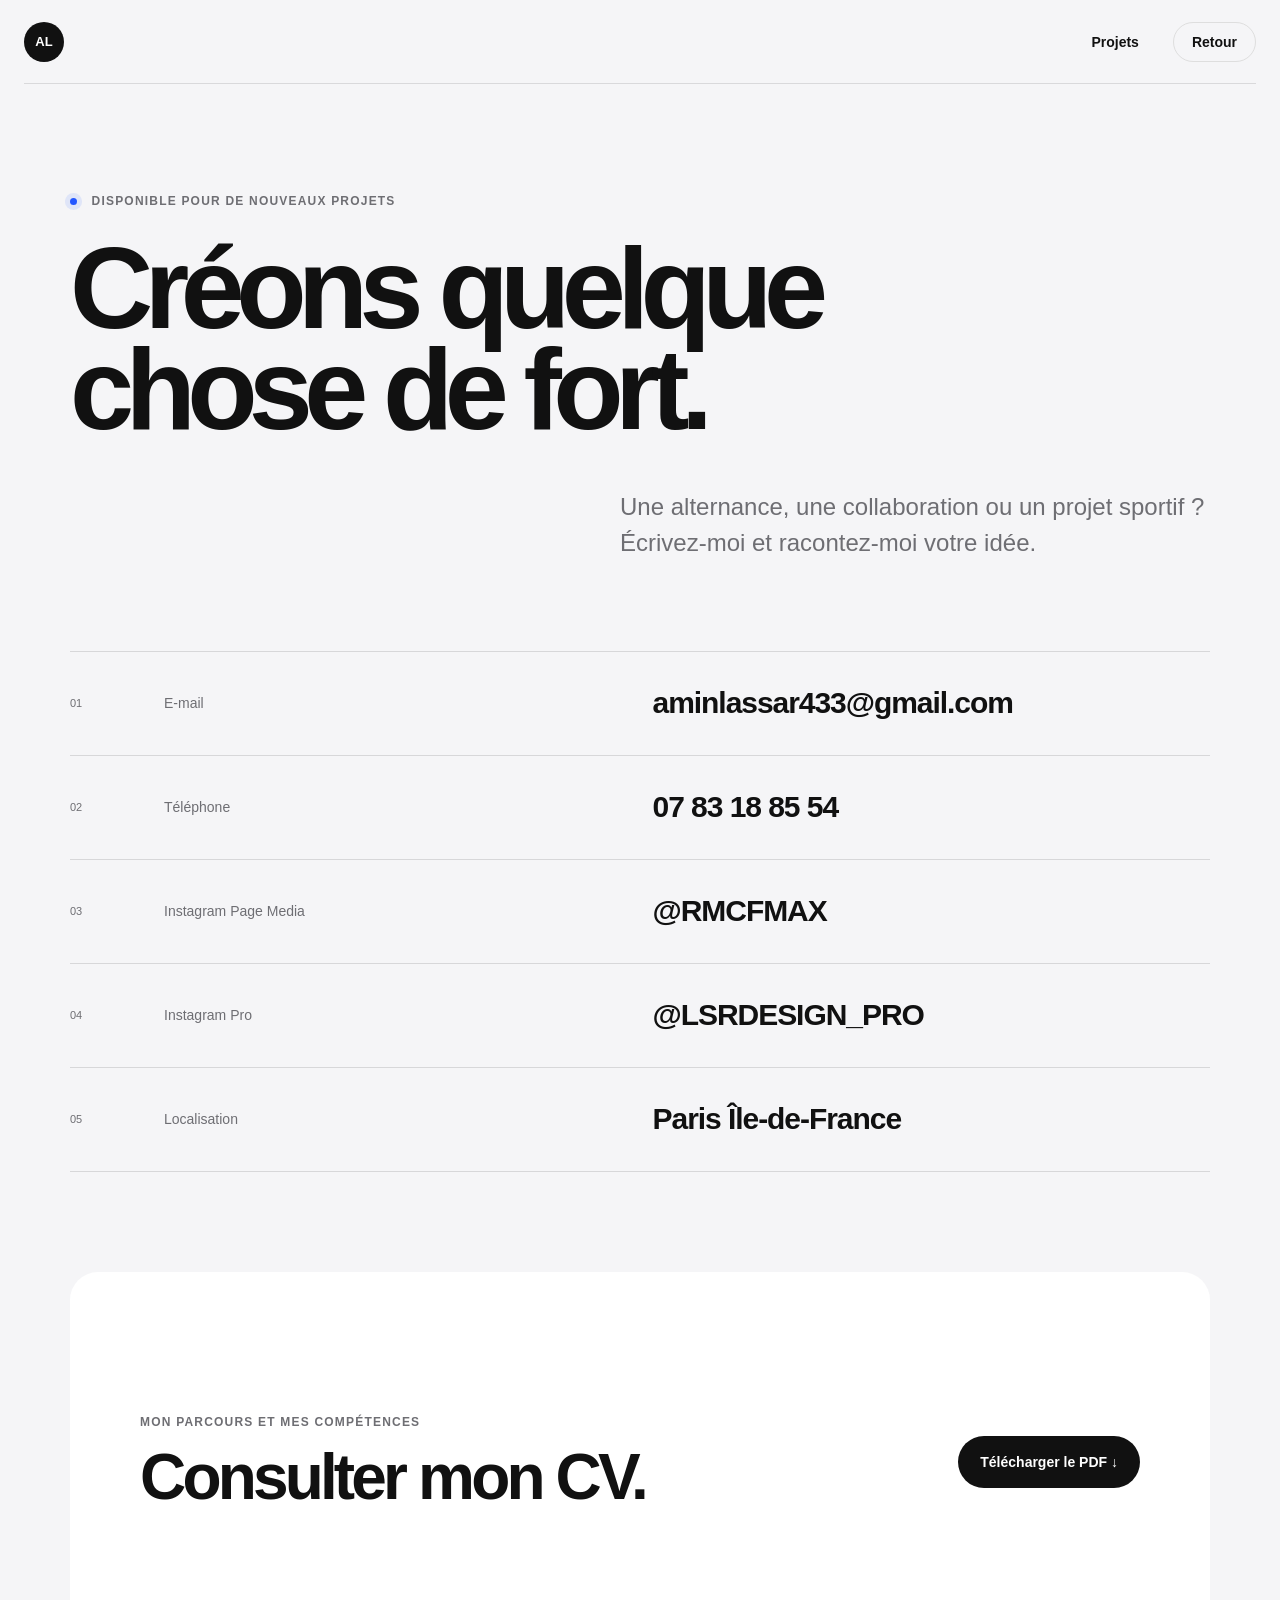
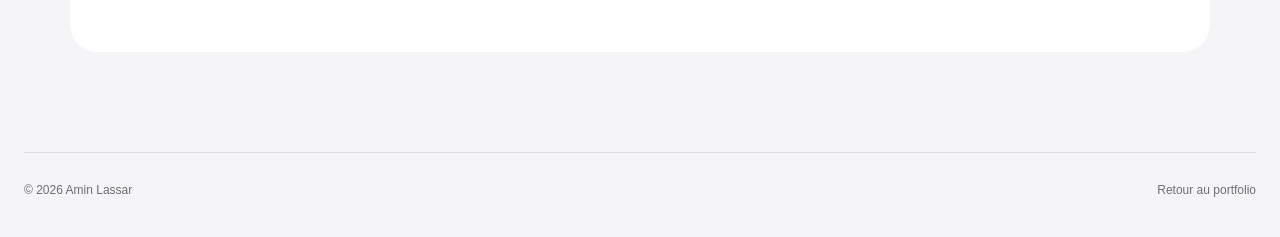
<file: contact.html>
<!doctype html>
<html lang="fr">

<head>
  <meta charset="UTF-8">
  <meta name="viewport" content="width=device-width, initial-scale=1.0">
  <meta name="description" content="Contacter Amin Lassar pour une alternance ou un projet de design sportif.">
  <title>Contact — Amin Lassar</title>
  <link rel="stylesheet" href="style.css">
</head>

<body class="contact-page">
  <header class="header">
    <a class="logo" href="index.html" aria-label="Accueil">AL</a>
    <nav>
      <a href="index.html#projets">Projets</a>
      <a class="nav-button" href="index.html">Retour</a>
    </nav>
  </header>

  <main>
    <section class="contact-hero">
      <p class="label"><span></span> Disponible pour de nouveaux projets</p>
      <h1>Créons quelque<br>chose de fort.</h1>
      <p>Une alternance, une collaboration ou un projet sportif ? Écrivez-moi et racontez-moi votre idée.</p>
    </section>

    <section class="details">
      <article><span>01</span>
        <p>E-mail</p><strong><a href="mailto:aminlassar433@gmail.com">aminlassar433@gmail.com</a></strong>
      </article>
      <article><span>02</span>
        <p>Téléphone</p><strong>07 83 18 85 54</strong>
      </article>
      <article><span>03</span>
        <p>Instagram Page Media</p><strong><a class="instagram-link" href="https://www.instagram.com/rmcf_max/" target="_blank"
            rel="noopener noreferrer">
            @RMCFMAX
          </a></strong>
      </article>
      <article><span>04</span>
        <p>Instagram Pro</p><strong><a class="instagram-link" href="https://www.instagram.com/lsrdesign_pro/" target="_blank"
            rel="noopener noreferrer">
            @LSRDESIGN_PRO
          </a></strong>
      </article>
      <article><span>05</span>
        <p>Localisation</p><strong>Paris Île-de-France </strong>
      </article>
    </section>

    <section class="cv-card">
      <div>
        <p>Mon parcours et mes compétences</p>
        <h2>Consulter mon CV.</h2>
      </div>
      <a class="button dark" href="assets/CV_LASSAR_AMIN.pdf" download>Télécharger le PDF ↓</a>
    </section>
  </main>

  <footer>
    <span>© 2026 Amin Lassar</span>
    <a href="index.html">Retour au portfolio</a>
  </footer>
</body>

</html>
</file>
<file: style.css>
:root {
  --black: #111111;
  --grey: #6e6e73;
  --line: #dedede;
  --paper: #f5f5f7;
  --white: #ffffff;
  --blue: #2457ff;
}

* {
  box-sizing: border-box;
}

html {
  scroll-behavior: smooth;
}

body {
  margin: 0;
  background: var(--white);
  color: var(--black);
  font-family: -apple-system, BlinkMacSystemFont, "Segoe UI", Arial, sans-serif;
  -webkit-font-smoothing: antialiased;
}

a {
  color: inherit;
  text-decoration: none;
}

.header {
  width: min(1320px, calc(100% - 48px));
  height: 84px;
  margin: auto;
  display: flex;
  align-items: center;
  justify-content: space-between;
  border-bottom: 1px solid rgba(17, 17, 17, .12);
}

.logo {
  width: 40px;
  height: 40px;
  border-radius: 50%;
  display: grid;
  place-items: center;
  background: var(--black);
  color: white;
  font-size: 13px;
  font-weight: 800;
}

nav {
  display: flex;
  align-items: center;
  gap: 34px;
  font-size: 14px;
  font-weight: 600;
}

nav a {
  transition: opacity .2s;
}

nav a:hover {
  opacity: .55;
}

.nav-button {
  padding: 11px 18px;
  border: 1px solid var(--line);
  border-radius: 999px;
}

.hero {
  width: min(1320px, calc(100% - 48px));
  min-height: 720px;
  margin: auto;
  padding: 90px 5vw 80px;
  display: grid;
  grid-template-columns: 1.05fr .95fr;
  align-items: center;
  gap: 7vw;
}

.label {
  margin: 0 0 30px;
  color: var(--grey);
  font-size: 12px;
  font-weight: 700;
  letter-spacing: .1em;
  text-transform: uppercase;
}

.label span {
  display: inline-block;
  width: 7px;
  height: 7px;
  margin-right: 10px;
  border-radius: 50%;
  background: var(--blue);
  box-shadow: 0 0 0 5px rgba(36, 87, 255, .1);
}

.hero h1 {
  margin: 0;
  font-size: clamp(74px, 8.3vw, 132px);
  line-height: .82;
  letter-spacing: -.075em;
  font-weight: 700;
}

.intro {
  max-width: 570px;
  margin: 40px 0 0;
  color: var(--grey);
  font-size: clamp(18px, 1.6vw, 24px);
  line-height: 1.45;
  letter-spacing: -.02em;
}

.actions {
  display: flex;
  flex-wrap: wrap;
  gap: 12px;
  margin-top: 38px;
}

.button {
  min-height: 52px;
  padding: 0 22px;
  border-radius: 999px;
  display: inline-flex;
  align-items: center;
  justify-content: center;
  font-size: 14px;
  font-weight: 700;
  transition: transform .2s, background .2s;
}

.button:hover {
  transform: translateY(-2px);
}

.dark {
  background: var(--black);
  color: white;
}

.dark:hover {
  background: #303030;
}

.light {
  background: var(--paper);
}

.hero-art {
  min-height: 540px;
  position: relative;
  display: grid;
  place-items: center;
}

.hero-art::before {
  content: "";
  width: 520px;
  height: 520px;
  position: absolute;
  border: 1px solid #e7e7e7;
  border-radius: 50%;
}

.floating-card {
  width: min(330px, 70%);
  aspect-ratio: 3/4;
  position: absolute;
  padding: 30px;
  border-radius: 10px;
  display: flex;
  flex-direction: column;
  box-shadow: 0 42px 80px rgba(0, 0, 0, .16);
  overflow: hidden;
}

.floating-card span {
  font-size: 10px;
  letter-spacing: .22em;
}

.floating-card strong {
  margin-top: auto;
  font-size: 58px;
  line-height: .75;
  letter-spacing: -.075em;
}

.floating-card small {
  margin-top: 24px;
  font-size: 9px;
  letter-spacing: .12em;
}

.card-back {
  background: #ececec;
  transform: translate(-22%, -5%) rotate(-9deg);
}

.card-front {
  background: var(--blue);
  color: white;
  transform: translate(19%, 5%) rotate(6deg);
}

.card-front::after {
  content: "";
  width: 250px;
  height: 250px;
  position: absolute;
  right: -110px;
  top: 80px;
  border: 45px solid rgba(255, 255, 255, .13);
  border-radius: 50%;
}

.projects {
  padding: 120px max(24px, calc((100% - 1320px) / 2));
  background: var(--paper);
}

.section-title {
  margin-bottom: 64px;
  display: grid;
  grid-template-columns: 1fr 1fr;
  align-items: end;
  gap: 40px;
}

.section-title .label {
  margin-bottom: 22px;
}

.section-title h2 {
  margin: 0;
  font-size: clamp(48px, 6vw, 84px);
  line-height: .95;
  letter-spacing: -.06em;
}

.section-title>p {
  max-width: 430px;
  margin: 0;
  justify-self: end;
  color: var(--grey);
  font-size: 17px;
  line-height: 1.6;
}

.grid {
  display: grid;
  grid-template-columns: repeat(2, 1fr);
  gap: 56px 24px;
}

.project {
  display: block;
}

.project-image-wrap {
  aspect-ratio: 3/4;
  overflow: hidden;
  border-radius: 22px;
  background: #e1e1e3;
}

.project-image {
  width: 100%;
  height: 100%;
  display: block;
  object-fit: cover;
  transition: transform .35s;
}

.project:hover .project-image {
  transform: scale(1.025);
}

.poster {
  aspect-ratio: 4/3;
  padding: clamp(27px, 4vw, 54px);
  position: relative;
  overflow: hidden;
  display: flex;
  flex-direction: column;
}

.poster small {
  position: relative;
  z-index: 2;
  font-size: 9px;
  letter-spacing: .2em;
}

.poster strong {
  position: relative;
  z-index: 2;
  margin-top: auto;
  font-size: clamp(45px, 7vw, 94px);
  line-height: .75;
  letter-spacing: -.075em;
}

.poster>span {
  position: relative;
  z-index: 2;
  margin-top: 28px;
  font-size: 9px;
  font-weight: 700;
  letter-spacing: .14em;
}

.poster-one {
  background: linear-gradient(105deg, #e9e9e9 0 46%, var(--blue) 46% 100%);
}

.poster-one strong {
  mix-blend-mode: difference;
  color: white;
}

.poster-one::after {
  content: "";
  width: 170px;
  height: 170px;
  position: absolute;
  right: 7%;
  top: 10%;
  border: 38px solid rgba(255, 255, 255, .16);
  border-radius: 50%;
}

.poster-two {
  background: #111;
  color: white;
}

.poster-two::after {
  content: "RM";
  position: absolute;
  right: -25px;
  top: -40px;
  color: #242424;
  font-size: 240px;
  font-weight: 900;
  letter-spacing: -.15em;
}

.poster-two>span {
  color: #999;
}

.poster-three {
  background: var(--blue);
  color: white;
}

.poster-three::after {
  content: "";
  width: 55%;
  aspect-ratio: 1;
  position: absolute;
  right: -8%;
  top: -24%;
  border: 1px solid rgba(255, 255, 255, .35);
  border-radius: 50%;
  box-shadow: 0 0 0 28px rgba(255, 255, 255, .04), 0 0 0 56px rgba(255, 255, 255, .035);
}

.poster-four {
  background: #e9e4dd;
}

.poster-four::after {
  content: "XI";
  position: absolute;
  right: 7%;
  bottom: -18%;
  color: rgba(36, 87, 255, .14);
  font-size: 280px;
  font-weight: 900;
  letter-spacing: -.17em;
}

.poster-five {
  background: linear-gradient(90deg, #201d1f 0 54%, #393439 54% 100%);
  color: white;
}

.poster-five::after {
  content: "“";
  position: absolute;
  right: 5%;
  top: -22%;
  color: var(--blue);
  font: 320px/1 Georgia, serif;
}

.poster-six {
  background: linear-gradient(90deg, #efefef 0 34%, var(--blue) 34% 67%, #efefef 67% 100%);
}

.poster-six strong {
  color: white;
  mix-blend-mode: difference;
}

.meta {
  padding: 20px 4px 0;
  display: flex;
  justify-content: space-between;
  align-items: flex-start;
}

.meta h3 {
  margin: 0 0 6px;
  font-size: 20px;
  letter-spacing: -.025em;
}

.meta p,
.meta>span {
  margin: 0;
  color: var(--grey);
  font-size: 13px;
}

.cta {
  width: min(1320px, calc(100% - 48px));
  min-height: 420px;
  margin: auto;
  padding: 80px 5vw;
  display: flex;
  flex-direction: column;
  justify-content: center;
}

.cta p {
  margin: 0 0 24px;
  color: var(--grey);
}

.cta a {
  font-size: clamp(46px, 6vw, 84px);
  line-height: 1;
  letter-spacing: -.06em;
  font-weight: 700;
}

footer {
  width: min(1320px, calc(100% - 48px));
  margin: auto;
  padding: 30px 0 40px;
  border-top: 1px solid var(--line);
  display: flex;
  justify-content: space-between;
  color: var(--grey);
  font-size: 12px;
}

/* Agrandissement au clic uniquement avec HTML/CSS */
.lightbox {
  position: fixed;
  inset: 0;
  z-index: 20;
  padding: 24px;
  display: grid;
  place-items: center;
  visibility: hidden;
  opacity: 0;
  pointer-events: none;
  transition: opacity .2s;
}

.lightbox:target {
  visibility: visible;
  opacity: 1;
  pointer-events: auto;
}

.backdrop {
  position: absolute;
  inset: 0;
  background: rgba(8, 8, 8, .88);
  backdrop-filter: blur(14px);
}

.lightbox-box {
  width: min(1050px, 94vw);
  max-height: 92vh;
  position: relative;
  z-index: 2;
  display: grid;
  grid-template-columns: 1fr 250px;
  overflow: hidden;
  border-radius: 24px;
  background: white;
  box-shadow: 0 30px 100px rgba(0, 0, 0, .5);
}

.lightbox-project-image {
  width: 100%;
  height: auto;
  aspect-ratio: 3 / 4;
  display: block;
  object-fit: contain;
}

.caption {
  padding: 34px;
  display: flex;
  flex-direction: column;
}

.caption p {
  margin: 0 0 10px;
  color: var(--grey);
  font-size: 11px;
  letter-spacing: .12em;
  text-transform: uppercase;
}

.caption h3 {
  margin: 0;
  font-size: 30px;
  letter-spacing: -.04em;
}

.caption>span {
  margin-top: auto;
  color: var(--grey);
  font-size: 13px;
}

.close {
  width: 40px;
  height: 40px;
  position: absolute;
  z-index: 5;
  right: 18px;
  top: 18px;
  display: grid;
  place-items: center;
  border-radius: 50%;
  background: #f2f2f2;
  font-size: 25px;
  line-height: 1;
}

/* Page contact */
.contact-page {
  background: var(--paper);
}

.contact-hero {
  width: min(1140px, calc(100% - 48px));
  margin: auto;
  padding: 110px 0 90px;
}

.contact-hero h1 {
  margin: 0;
  font-size: clamp(64px, 9vw, 132px);
  line-height: .88;
  letter-spacing: -.075em;
}

.contact-hero>p:last-child {
  max-width: 590px;
  margin: 48px 0 0 auto;
  color: var(--grey);
  font-size: clamp(18px, 2vw, 24px);
  line-height: 1.5;
}

.details {
  width: min(1140px, calc(100% - 48px));
  margin: auto;
  border-top: 1px solid #d7d7d9;
}

.details article {
  min-height: 104px;
  display: grid;
  grid-template-columns: 70px 1fr 1.2fr;
  align-items: center;
  gap: 24px;
  border-bottom: 1px solid #d7d7d9;
}

.details span {
  color: var(--grey);
  font-size: 11px;
}

.details p {
  margin: 0;
  color: var(--grey);
  font-size: 14px;
}

.details strong {
  font-size: clamp(18px, 2.4vw, 30px);
  letter-spacing: -.035em;
}

.cv-card {
  width: min(1140px, calc(100% - 48px));
  min-height: 380px;
  margin: 100px auto;
  padding: 70px;
  border-radius: 28px;
  background: white;
  display: flex;
  align-items: center;
  justify-content: space-between;
  gap: 40px;
}

.cv-card p {
  margin: 0 0 18px;
  color: var(--grey);
  font-size: 12px;
  font-weight: 700;
  letter-spacing: .1em;
  text-transform: uppercase;
}

.cv-card h2 {
  margin: 0;
  font-size: clamp(42px, 5vw, 72px);
  line-height: .95;
  letter-spacing: -.06em;
}

@media (max-width: 900px) {
  .hero {
    min-height: auto;
    padding: 72px 0 90px;
    grid-template-columns: 1fr;
  }

  .hero-art {
    min-height: 510px;
  }

  .section-title {
    grid-template-columns: 1fr;
  }

  .section-title>p {
    justify-self: start;
  }

  .lightbox-box {
    grid-template-columns: 1fr;
    overflow-y: auto;
  }

 

  .caption {
    min-height: 145px;
  }

  .cv-card {
    padding: 48px;
    flex-direction: column;
    align-items: flex-start;
  }
}

@media (max-width: 640px) {
  .header {
    width: calc(100% - 32px);
    height: 70px;
  }

  nav {
    gap: 17px;
    font-size: 13px;
  }

  .hero {
    width: calc(100% - 32px);
    padding-top: 54px;
  }

  .hero h1 {
    font-size: clamp(70px, 24vw, 100px);
  }

  .intro {
    margin-top: 30px;
    font-size: 18px;
  }

  .actions {
    flex-direction: column;
  }

  .button {
    width: 100%;
  }

  .hero-art {
    min-height: 400px;
  }

  .hero-art::before {
    width: 355px;
    height: 355px;
  }

  .floating-card {
    width: 218px;
    padding: 22px;
  }

  .floating-card strong {
    font-size: 40px;
  }

  .projects {
    padding-top: 82px;
    padding-bottom: 82px;
  }

  .section-title {
    margin-bottom: 42px;
  }

  .section-title h2 {
    font-size: 52px;
  }

  .section-title>p {
    font-size: 15px;
  }

  .grid {
    grid-template-columns: 1fr;
    gap: 42px;
  }

  .project-image-wrap {
    border-radius: 17px;
  }

  .poster {
    padding: 27px;
  }

  .poster strong {
    font-size: 52px;
  }

  .cta {
    width: calc(100% - 32px);
    min-height: 330px;
    padding-left: 0;
    padding-right: 0;
  }

  .cta a {
    font-size: 47px;
  }

  footer {
    width: calc(100% - 32px);
    gap: 20px;
  }

  .lightbox {
    padding: 12px;
  }

  .lightbox-box {
    width: 100%;
    border-radius: 18px;
  }

  .caption {
    min-height: 130px;
    padding: 22px;
  }

  .contact-hero {
    width: calc(100% - 32px);
    padding: 72px 0 64px;
  }

  .contact-hero h1 {
    font-size: clamp(58px, 18vw, 78px);
  }

  .contact-hero>p:last-child {
    margin-top: 34px;
    font-size: 18px;
  }

  .details {
    width: calc(100% - 32px);
  }

  .details article {
    min-height: 110px;
    grid-template-columns: 38px 1fr;
    gap: 5px 14px;
    align-content: center;
  }

  .details strong {
    grid-column: 2;
    font-size: 21px;
  }

  .cv-card {
    width: calc(100% - 32px);
    min-height: 330px;
    margin: 64px auto;
    padding: 34px 24px;
    border-radius: 22px;
  }

  .cv-card .button {
    width: auto;
  }
}

@media (prefers-reduced-motion: reduce) {
  html {
    scroll-behavior: auto;
  }

  * {
    transition: none !important;
  }
}

@media (min-width: 901px) {
  .lightbox-box {
    width: fit-content;
    max-width: 94vw;
    grid-template-columns: auto 250px;
  }

  .lightbox-project-image {
    width: auto;
    height: min(76vh, 760px);
    max-width: calc(94vw - 250px);
    aspect-ratio: 3 / 4;
    margin: 0;
    object-fit: contain;
  }
}

.floating-card {
  padding: 0;
  overflow: hidden;
  aspect-ratio: 3 / 4;
}

.floating-card img {
  width: 100%;
  height: 100%;
  display: block;
  object-fit: cover;
}

.project-gallery {
  position: relative;
}

.gallery-radio {
  position: absolute;
  opacity: 0;
  pointer-events: none;
}

.gallery-stage {
  position: relative;
}

.gallery-slide {
  position: absolute;
  inset: 0;
  opacity: 0;
  pointer-events: none;
  transition: opacity 0.35s ease;
}

#card7-1:checked ~ .gallery-stage .slide-1,
#card7-2:checked ~ .gallery-stage .slide-2 {
  opacity: 1;
  pointer-events: auto;
}

.gallery-controls {
  position: absolute;
  inset: 0;
  z-index: 5;
  display: none;
  align-items: center;
  justify-content: space-between;
  padding: 14px;
  pointer-events: none;
}

#card7-1:checked ~ .gallery-stage .controls-1,
#card7-2:checked ~ .gallery-stage .controls-2 {
  display: flex;
}

.gallery-controls label {
  width: 42px;
  height: 42px;
  display: grid;
  place-items: center;
  border-radius: 50%;
  color: #000;
  background: rgba(255, 255, 255, 0.9);
  font-size: 28px;
  cursor: pointer;
  pointer-events: auto;
}

.zoom-radio {
  position: absolute;
  opacity: 0;
  pointer-events: none;
}

.zoom-gallery {
  position: relative;
  width: min(570px, 57vh);
  max-width: 100%;
  aspect-ratio: 3 / 4;
  overflow: hidden;
  background: #111;
}

.zoom-image {
  position: absolute;
  inset: 0;
  width: 100%;
  height: 100%;
  display: block;
  object-fit: contain;
  opacity: 0;
  pointer-events: none;
  transition: opacity 0.35s ease;
}

#zoom7-1:checked ~ .zoom-gallery .zoom-image-1,
#zoom7-2:checked ~ .zoom-gallery .zoom-image-2 {
  opacity: 1;
}

.zoom-controls {
  position: absolute;
  inset: 0;
  z-index: 5;
  display: none;
  align-items: center;
  justify-content: space-between;
  padding: 14px;
  pointer-events: none;
}

#zoom7-1:checked ~ .zoom-gallery .zoom-controls-1,
#zoom7-2:checked ~ .zoom-gallery .zoom-controls-2 {
  display: flex;
}

.zoom-controls label {
  width: 44px;
  height: 44px;
  display: grid;
  place-items: center;
  border-radius: 50%;
  color: #000;
  background: rgba(255, 255, 255, 0.9);
  font-size: 30px;
  cursor: pointer;
  pointer-events: auto;
}

/* Catégories de projets */
.project-categories {
  display: grid;
  gap: 18px;
}

.project-category {
  overflow: hidden;
  border: 1px solid var(--line);
  border-radius: 22px;
  background: #f5f5f7;
}

.project-category summary {
  padding: 24px 28px;
  display: flex;
  align-items: center;
  cursor: pointer;
  list-style: none;
  user-select: none;
}

.project-category summary::-webkit-details-marker {
  display: none;
}

.category-name {
  font-size: 20px;
  font-weight: 700;
  letter-spacing: -0.02em;
}

.category-count {
  margin-left: auto;
  color: var(--grey);
  font-size: 12px;
}

.project-category summary::after {
  content: "+";
  width: 34px;
  height: 34px;
  margin-left: 18px;
  display: grid;
  place-items: center;
  border-radius: 50%;
  background: white;
  font-size: 22px;
}

.project-category[open] summary::after {
  content: "−";
}

.project-category[open] summary {
  margin-bottom: 24px;
  border-bottom: 1px solid var(--line);
}

/* Cartes plus petites : 4 par ligne sur ordinateur */
.category-grid {
  padding: 0 24px 28px;
  display: grid;
  grid-template-columns: repeat(4, minmax(0, 1fr));
  gap: 28px 18px;
}

.category-grid .project {
  min-width: 0;
}

.category-grid .project-image-wrap {
  border-radius: 16px;
}

.category-grid .meta {
  padding-top: 13px;
}

.category-grid .meta h3 {
  font-size: 16px;
  line-height: 1.15;
}

.category-grid .meta p {
  font-size: 11px;
}

/* Tablette : 3 cartes par ligne */
@media (max-width: 1050px) {
  .category-grid {
    grid-template-columns: repeat(3, minmax(0, 1fr));
  }
}

/* Téléphone : 2 cartes par ligne */
@media (max-width: 640px) {
  .project-categories {
    gap: 12px;
  }

  .project-category {
    border-radius: 17px;
  }

  .project-category summary {
    padding: 18px 16px;
  }

  .category-name {
    font-size: 16px;
  }

  .category-count {
    font-size: 10px;
  }

  .project-category summary::after {
    width: 30px;
    height: 30px;
    margin-left: 10px;
  }

  .project-category[open] summary {
    margin-bottom: 16px;
  }

  .category-grid {
    padding: 0 14px 20px;
    grid-template-columns: repeat(2, minmax(0, 1fr));
    gap: 22px 12px;
  }

  .category-grid .meta {
    padding-top: 9px;
  }

  .category-grid .meta h3 {
    font-size: 13px;
  }

  .category-grid .meta p {
    font-size: 10px;
  }

  .category-grid .meta > span {
    font-size: 10px;
  }
}
</file>
